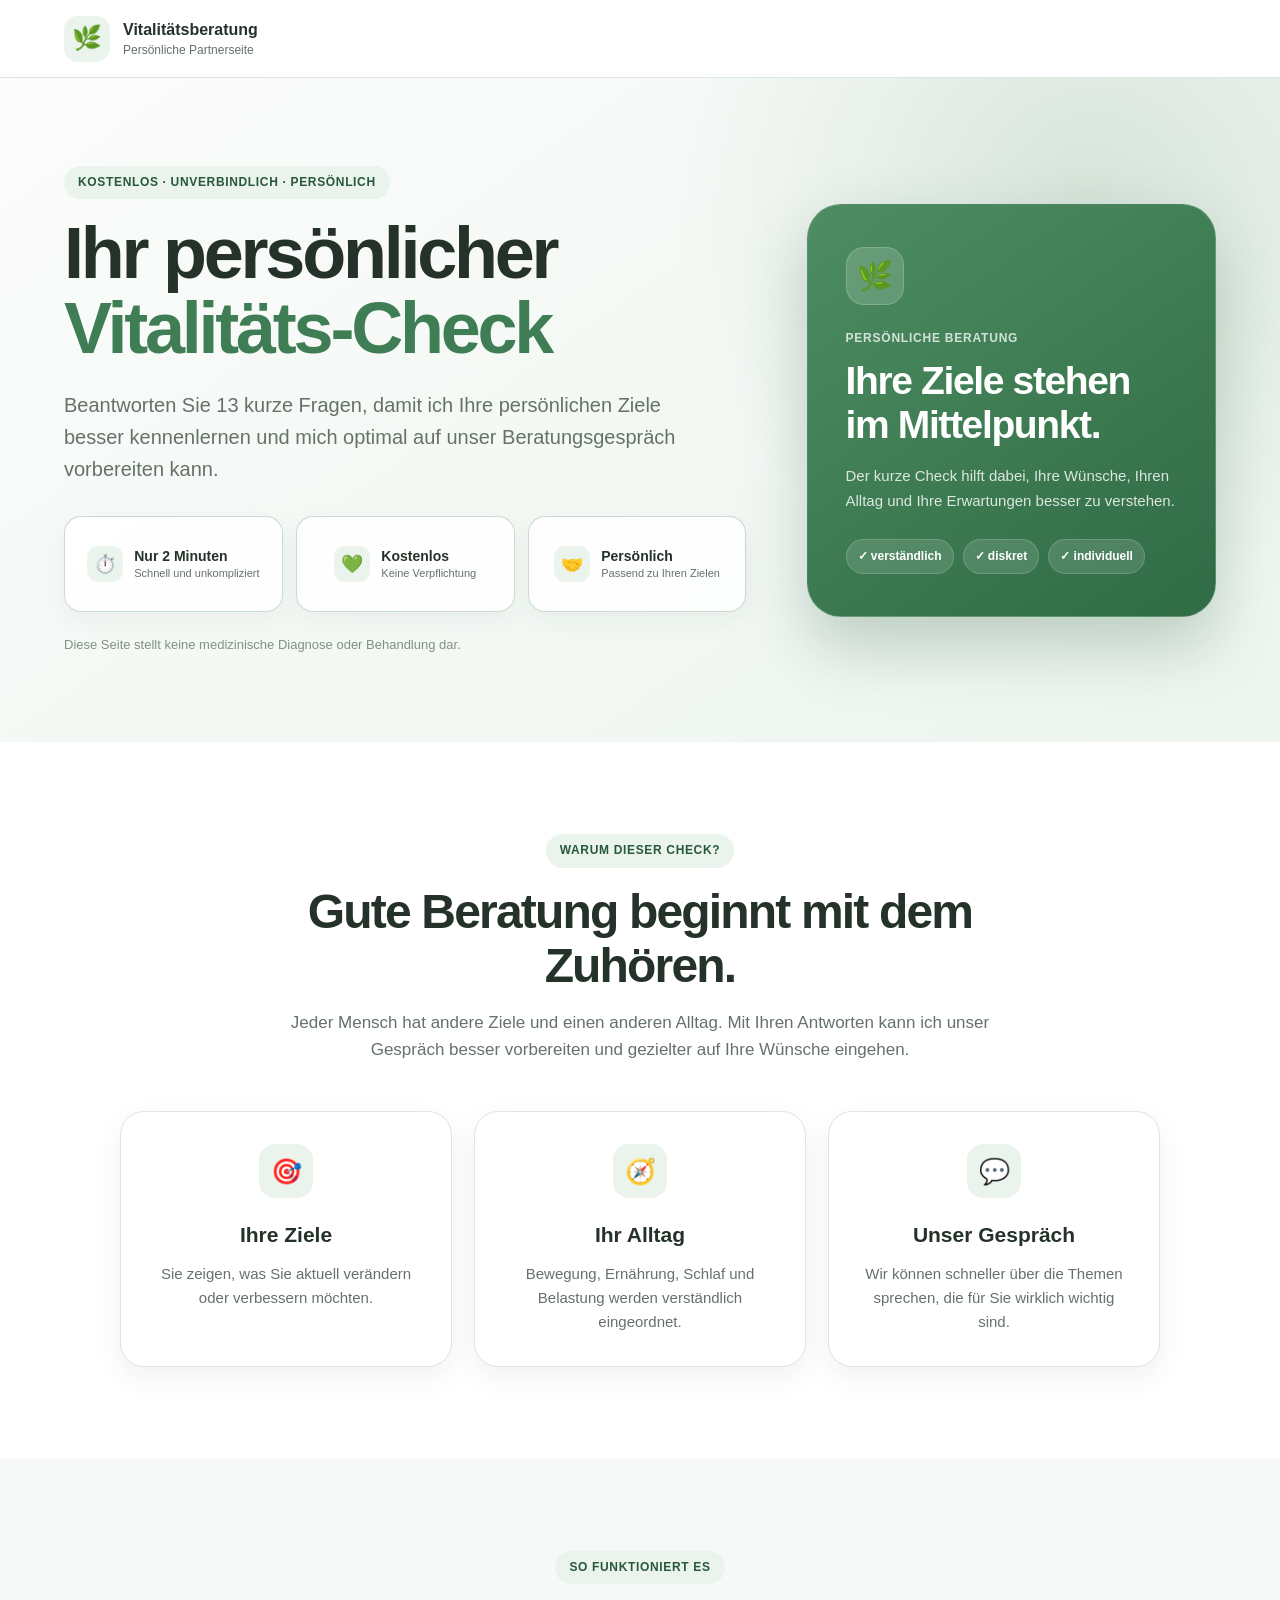
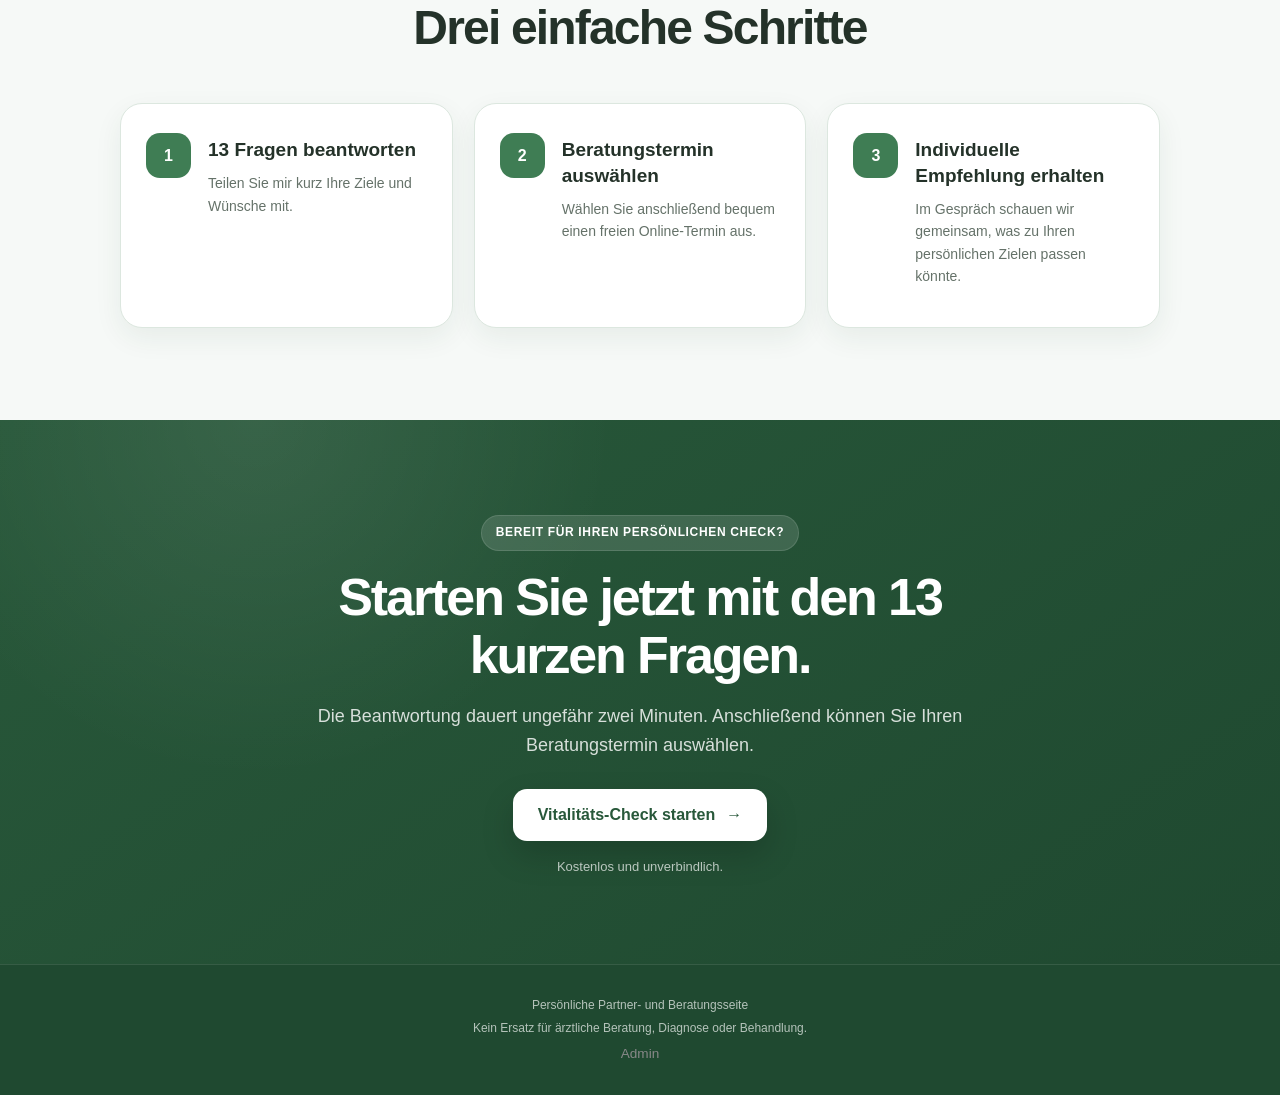
<file: index.html>
<!DOCTYPE html>
<html lang="de">
<head>
    <meta charset="UTF-8">

    <meta
        name="viewport"
        content="width=device-width, initial-scale=1.0"
    >

    <meta
        name="description"
        content="Persönlicher Vitalitäts-Check mit 13 kurzen Fragen und kostenloser Beratung."
    >

    <title>Persönlicher Vitalitäts-Check</title>

    <link rel="stylesheet" href="css/style.css">
</head>

<body>

    <!-- Oberer Bereich -->
    <header class="header">
        <a class="brand" href="#start">
            <span class="brand-icon">🌿</span>

            <span>
                <strong>Vitalitätsberatung</strong>
                <small>Persönliche Partnerseite</small>
            </span>
        </a>
    </header>


    <main>

        <!-- Startbereich -->
        <section class="hero" id="start">

            <div class="hero-content">

                <p class="eyebrow">
                    Kostenlos · unverbindlich · persönlich
                </p>

                <h1>
                    Ihr persönlicher
                    <span>Vitalitäts-Check</span>
                </h1>

                <p class="hero-text">
                    Beantworten Sie 13 kurze Fragen, damit ich Ihre
                    persönlichen Ziele besser kennenlernen und mich
                    optimal auf unser Beratungsgespräch vorbereiten kann.
                </p>

                <div class="benefits">

                    <div class="benefit">
                        <span>⏱️</span>

                        <div>
                            <strong>Nur 2 Minuten</strong>
                            <p>Schnell und unkompliziert</p>
                        </div>
                    </div>

                    <div class="benefit">
                        <span>💚</span>

                        <div>
                            <strong>Kostenlos</strong>
                            <p>Keine Verpflichtung</p>
                        </div>
                    </div>

                    <div class="benefit">
                        <span>🤝</span>

                        <div>
                            <strong>Persönlich</strong>
                            <p>Passend zu Ihren Zielen</p>
                        </div>
                    </div>

                </div>

                <p class="small-note">
                    Diese Seite stellt keine medizinische Diagnose oder
                    Behandlung dar.
                </p>

            </div>


            <div class="hero-visual">

                <div class="visual-card">

                    <div class="visual-icon">🌿</div>

                    <p class="visual-label">
                        Persönliche Beratung
                    </p>

                    <h2>
                        Ihre Ziele stehen im Mittelpunkt.
                    </h2>

                    <p>
                        Der kurze Check hilft dabei, Ihre Wünsche,
                        Ihren Alltag und Ihre Erwartungen besser zu verstehen.
                    </p>

                    <div class="visual-points">
                        <span>✓ verständlich</span>
                        <span>✓ diskret</span>
                        <span>✓ individuell</span>
                    </div>

                </div>

            </div>

        </section>


        <!-- Warum dieser Check -->
        <section class="section why-section" id="warum">

            <div class="section-heading">

                <p class="eyebrow">Warum dieser Check?</p>

                <h2>
                    Gute Beratung beginnt mit dem Zuhören.
                </h2>

                <p>
                    Jeder Mensch hat andere Ziele und einen anderen Alltag.
                    Mit Ihren Antworten kann ich unser Gespräch besser
                    vorbereiten und gezielter auf Ihre Wünsche eingehen.
                </p>

            </div>


            <div class="reason-grid">

                <article class="reason-card">
                    <span>🎯</span>

                    <h3>Ihre Ziele</h3>

                    <p>
                        Sie zeigen, was Sie aktuell verändern oder
                        verbessern möchten.
                    </p>
                </article>


                <article class="reason-card">
                    <span>🧭</span>

                    <h3>Ihr Alltag</h3>

                    <p>
                        Bewegung, Ernährung, Schlaf und Belastung werden
                        verständlich eingeordnet.
                    </p>
                </article>


                <article class="reason-card">
                    <span>💬</span>

                    <h3>Unser Gespräch</h3>

                    <p>
                        Wir können schneller über die Themen sprechen,
                        die für Sie wirklich wichtig sind.
                    </p>
                </article>

            </div>

        </section>


        <!-- Ablauf -->
        <section class="section process-section">

            <div class="section-heading">

                <p class="eyebrow">So funktioniert es</p>

                <h2>Drei einfache Schritte</h2>

            </div>


            <div class="process-grid">

                <article class="process-card">

                    <span class="step-number">1</span>

                    <div>
                        <h3>13 Fragen beantworten</h3>

                        <p>
                            Teilen Sie mir kurz Ihre Ziele und Wünsche mit.
                        </p>
                    </div>

                </article>


                <article class="process-card">

                    <span class="step-number">2</span>

                    <div>
                        <h3>Beratungstermin auswählen</h3>

                        <p>
                            Wählen Sie anschließend bequem einen freien
                            Online-Termin aus.
                        </p>
                    </div>

                </article>


                <article class="process-card">

                    <span class="step-number">3</span>

                    <div>
                        <h3>Individuelle Empfehlung erhalten</h3>

                        <p>
                            Im Gespräch schauen wir gemeinsam, was zu Ihren
                            persönlichen Zielen passen könnte.
                        </p>
                    </div>

                </article>

            </div>

        </section>


        <!-- Platzhalter für die spätere Umfrage -->
        <section class="final-cta">

    <div class="final-cta-content">

        <p class="eyebrow">Bereit für Ihren persönlichen Check?</p>

        <h2>
            Starten Sie jetzt mit den 13 kurzen Fragen.
        </h2>

        <p>
            Die Beantwortung dauert ungefähr zwei Minuten.
            Anschließend können Sie Ihren Beratungstermin auswählen.
        </p>

        <a class="primary-button" href="fragen.html">
            Vitalitäts-Check starten
            <span>→</span>
        </a>

        <p class="small-note">
            Kostenlos und unverbindlich.
        </p>

    </div>

</section>

    </main>


    <footer class="footer">

    <p>
        Persönliche Partner- und Beratungsseite
    </p>

    <p>
        Kein Ersatz für ärztliche Beratung, Diagnose oder Behandlung.
    </p>

    <p>
        <a href="admin.html" class="admin-link">
            Admin
        </a>
    </p>

</footer>

</body>
</html>
</file>
<file: css/style.css>
/* =========================================================
   GRUNDEINSTELLUNGEN
   ========================================================= */

:root {
    --green: #3f7d54;
    --green-dark: #28583a;
    --green-deep: #1f4930;
    --green-medium: #559369;
    --green-light: #eaf4ed;
    --green-soft: #f4f8f5;

    --text: #243229;
    --text-soft: #657269;
    --text-light: #819087;

    --white: #ffffff;
    --background: #f6f9f7;
    --border: #dce7df;
    --border-strong: #bfd3c5;

    --warning-background: #fff9e8;
    --warning-border: #eadcae;
    --warning-text: #665a33;

    --shadow-small:
        0 10px 28px rgba(35, 73, 48, 0.07);

    --shadow-medium:
        0 20px 50px rgba(35, 73, 48, 0.11);

    --shadow-large:
        0 28px 70px rgba(24, 63, 39, 0.17);

    --radius-small: 12px;
    --radius-medium: 18px;
    --radius-large: 28px;
    --radius-round: 999px;

    --page-width: 1180px;
    --question-width: 830px;

    --transition: 180ms ease;
}


/* =========================================================
   RESET
   ========================================================= */

*,
*::before,
*::after {
    box-sizing: border-box;
}

html {
    scroll-behavior: smooth;
}

body {
    min-height: 100vh;
    margin: 0;

    color: var(--text);
    background: var(--background);

    font-family:
        Arial,
        Helvetica,
        sans-serif;

    font-size: 16px;
    line-height: 1.6;

    -webkit-font-smoothing: antialiased;
}

img,
svg {
    display: block;
    max-width: 100%;
}

button,
input,
textarea,
select {
    font: inherit;
}

button {
    border: 0;
}

a {
    color: inherit;
    text-decoration: none;
}

h1,
h2,
h3,
p {
    margin-top: 0;
}

button,
a,
label {
    -webkit-tap-highlight-color: transparent;
}

button:focus-visible,
a:focus-visible,
input:focus-visible,
textarea:focus-visible,
select:focus-visible {
    outline: 3px solid rgba(63, 125, 84, 0.27);
    outline-offset: 3px;
}


/* =========================================================
   HEADER
   ========================================================= */

.header {
    width: 100%;
    min-height: 78px;

    display: flex;
    align-items: center;

    padding: 14px 5%;

    background: rgba(255, 255, 255, 0.96);
    border-bottom: 1px solid var(--border);

    position: relative;
    z-index: 20;

    backdrop-filter: blur(12px);
}

.brand {
    display: inline-flex;
    align-items: center;
    gap: 13px;

    transition:
        opacity var(--transition),
        transform var(--transition);
}

.brand:hover {
    opacity: 0.9;
    transform: translateY(-1px);
}

.brand-icon {
    width: 46px;
    height: 46px;

    display: grid;
    place-items: center;

    flex-shrink: 0;

    background: var(--green-light);
    border-radius: 14px;

    font-size: 24px;
}

.brand > span:last-child {
    display: flex;
    flex-direction: column;

    line-height: 1.25;
}

.brand strong {
    color: var(--text);
    font-size: 16px;
    font-weight: 700;
}

.brand small {
    margin-top: 3px;

    color: var(--text-soft);
    font-size: 12px;
}


/* =========================================================
   GEMEINSAME ELEMENTE
   ========================================================= */

.eyebrow {
    display: inline-flex;
    align-items: center;
    justify-content: center;

    margin-bottom: 17px;
    padding: 7px 14px;

    color: var(--green-dark);
    background: var(--green-light);
    border-radius: var(--radius-round);

    font-size: 12px;
    font-weight: 700;
    letter-spacing: 0.055em;
    text-transform: uppercase;
}

.small-note {
    margin-bottom: 0;

    color: var(--text-light);
    font-size: 13px;
    line-height: 1.5;
}


/* =========================================================
   BUTTONS
   ========================================================= */

.primary-button,
.secondary-button,
.secondary-link {
    min-height: 52px;

    display: inline-flex;
    align-items: center;
    justify-content: center;
    gap: 11px;

    padding: 14px 25px;

    border-radius: 14px;

    cursor: pointer;

    font-weight: 700;
    line-height: 1.2;
    text-align: center;

    transition:
        transform var(--transition),
        background var(--transition),
        color var(--transition),
        box-shadow var(--transition),
        border-color var(--transition);
}

.primary-button {
    color: var(--white);
    background: var(--green);

    box-shadow:
        0 13px 28px rgba(63, 125, 84, 0.24);
}

.primary-button:hover {
    color: var(--white);
    background: var(--green-dark);

    box-shadow:
        0 17px 34px rgba(63, 125, 84, 0.3);

    transform: translateY(-2px);
}

.primary-button:active {
    transform: translateY(0);
}

.secondary-button {
    color: var(--white);
    background: var(--green);
}

.secondary-button:hover {
    background: var(--green-dark);
    transform: translateY(-1px);
}

.secondary-link {
    min-height: 44px;
    padding: 11px 17px;

    color: var(--green-dark);
    background: var(--white);
    border: 1px solid var(--border-strong);
}

.secondary-link:hover {
    background: var(--green-soft);
    transform: translateY(-1px);
}


/* =========================================================
   STARTSEITE – HERO
   ========================================================= */

.hero {
    width: 100%;
    min-height: 650px;

    display: grid;
    grid-template-columns:
        minmax(0, 1.25fr)
        minmax(330px, 0.75fr);

    align-items: center;
    gap: 60px;

    padding: 88px max(5%, calc((100% - var(--page-width)) / 2));

    background:
        radial-gradient(
            circle at 85% 18%,
            rgba(108, 158, 119, 0.21),
            transparent 34%
        ),
        linear-gradient(
            145deg,
            #fbfcfb 0%,
            #edf5ef 100%
        );
}

.hero-content {
    width: 100%;
    max-width: 710px;
}

.hero h1 {
    margin-bottom: 23px;

    font-size: clamp(44px, 6vw, 72px);
    line-height: 1.04;
    letter-spacing: -0.045em;
}

.hero h1 span {
    display: block;
    color: var(--green);
}

.hero-text {
    max-width: 660px;
    margin-bottom: 31px;

    color: var(--text-soft);
    font-size: clamp(17px, 2vw, 20px);
}


/* =========================================================
   STARTSEITE – DREI VORTEILE
   ========================================================= */

.benefits {
    width: 100%;

    display: grid;
    grid-template-columns: repeat(3, minmax(0, 1fr));
    gap: 13px;

    margin: 0 auto 23px;
}

.benefit {
    min-height: 96px;

    display: flex;
    align-items: center;
    justify-content: center;
    gap: 11px;

    padding: 15px 12px;

    text-align: left;

    background: rgba(255, 255, 255, 0.86);
    border: 1px solid rgba(197, 215, 202, 0.92);
    border-radius: 17px;

    box-shadow:
        0 8px 22px rgba(35, 73, 48, 0.055);
}

.benefit > span {
    width: 36px;
    height: 36px;

    display: grid;
    place-items: center;

    flex: 0 0 36px;

    background: var(--green-light);
    border-radius: 11px;

    font-size: 18px;
}

.benefit div {
    min-width: 0;
}

.benefit strong {
    display: block;

    margin-bottom: 1px;

    color: var(--text);
    font-size: 14px;
    line-height: 1.3;
}

.benefit p {
    margin: 0;

    color: var(--text-soft);
    font-size: 11px;
    line-height: 1.35;
}


/* =========================================================
   STARTSEITE – GRÜNER BERATUNGSKASTEN
   ========================================================= */

.hero-visual {
    width: 100%;

    display: flex;
    align-items: center;
    justify-content: flex-end;
}

.visual-card {
    width: 100%;
    max-width: 430px;

    padding: 42px 38px;

    color: var(--white);

    background:
        linear-gradient(
            145deg,
            #4e8d62 0%,
            #2f6b45 100%
        );

    border: 1px solid rgba(255, 255, 255, 0.14);
    border-radius: 34px;

    box-shadow:
        0 30px 65px rgba(33, 82, 51, 0.25);
}

.visual-icon {
    width: 58px;
    height: 58px;

    display: grid;
    place-items: center;

    margin-bottom: 24px;

    background: rgba(255, 255, 255, 0.16);
    border: 1px solid rgba(255, 255, 255, 0.18);
    border-radius: 18px;

    font-size: 29px;
}

.visual-label {
    margin-bottom: 11px;

    color: rgba(255, 255, 255, 0.77);

    font-size: 12px;
    font-weight: 700;
    letter-spacing: 0.065em;
    text-transform: uppercase;
}

.visual-card h2 {
    margin-bottom: 17px;

    font-size: clamp(28px, 4vw, 39px);
    line-height: 1.13;
    letter-spacing: -0.035em;
}

.visual-card > p:not(.visual-label) {
    margin-bottom: 25px;

    color: rgba(255, 255, 255, 0.82);
    font-size: 15px;
    line-height: 1.65;
}

.visual-points {
    display: flex;
    flex-wrap: wrap;
    gap: 9px;
}

.visual-points span {
    padding: 7px 11px;

    color: var(--white);
    background: rgba(255, 255, 255, 0.13);
    border: 1px solid rgba(255, 255, 255, 0.16);
    border-radius: var(--radius-round);

    font-size: 12px;
    font-weight: 700;
}


/* =========================================================
   STARTSEITE – ALLGEMEINE ABSCHNITTE
   ========================================================= */

.section {
    width: 100%;
    padding: 92px 5%;
}

.section-heading {
    max-width: 760px;

    margin: 0 auto 48px;

    text-align: center;
}

.section-heading h2 {
    margin-bottom: 16px;

    font-size: clamp(32px, 5vw, 48px);
    line-height: 1.13;
    letter-spacing: -0.038em;
}

.section-heading > p:not(.eyebrow) {
    margin-bottom: 0;

    color: var(--text-soft);
    font-size: 17px;
}


/* =========================================================
   STARTSEITE – WARUM DIESER CHECK
   ========================================================= */

.why-section {
    background: var(--white);
}

.reason-grid {
    width: 100%;
    max-width: 1040px;

    display: grid;
    grid-template-columns: repeat(3, minmax(0, 1fr));
    gap: 22px;

    margin: 0 auto;
}

.reason-card {
    min-height: 255px;

    display: flex;
    flex-direction: column;
    align-items: center;
    justify-content: flex-start;

    padding: 32px 27px;

    text-align: center;

    background: var(--white);
    border: 1px solid var(--border);
    border-radius: 24px;

    box-shadow: var(--shadow-small);

    transition:
        transform var(--transition),
        box-shadow var(--transition),
        border-color var(--transition);
}

.reason-card:hover {
    border-color: var(--border-strong);
    box-shadow: var(--shadow-medium);
    transform: translateY(-4px);
}

.reason-card > span {
    width: 54px;
    height: 54px;

    display: grid;
    place-items: center;

    margin-bottom: 20px;

    background: var(--green-light);
    border-radius: 16px;

    font-size: 25px;
}

.reason-card h3 {
    margin-bottom: 10px;

    font-size: 21px;
}

.reason-card p {
    margin-bottom: 0;

    color: var(--text-soft);
    font-size: 15px;
}


/* =========================================================
   STARTSEITE – ABLAUF
   ========================================================= */

.process-section {
    background: var(--background);
}

.process-grid {
    width: 100%;
    max-width: 1040px;

    display: grid;
    grid-template-columns: repeat(3, minmax(0, 1fr));
    gap: 21px;

    margin: 0 auto;
}

.process-card {
    min-height: 225px;

    display: flex;
    align-items: flex-start;
    gap: 17px;

    padding: 29px 25px;

    background: var(--white);
    border: 1px solid var(--border);
    border-radius: 22px;

    box-shadow: var(--shadow-small);
}

.step-number {
    width: 45px;
    height: 45px;

    display: grid;
    place-items: center;

    flex: 0 0 45px;

    color: var(--white);
    background: var(--green);
    border-radius: 14px;

    font-size: 16px;
    font-weight: 800;
}

.process-card h3 {
    margin: 4px 0 9px;

    font-size: 19px;
    line-height: 1.35;
}

.process-card p {
    margin-bottom: 0;

    color: var(--text-soft);
    font-size: 14px;
}


/* =========================================================
   STARTSEITE – GRÜNER ABSCHLUS
   ========================================================= */

.final-cta {
    width: 100%;

    padding: 95px 5% 88px;

    color: var(--white);

    background:
        radial-gradient(
            circle at 20% 0%,
            rgba(255, 255, 255, 0.08),
            transparent 31%
        ),
        linear-gradient(
            145deg,
            var(--green-dark),
            var(--green-deep)
        );
}

.final-cta-content {
    width: 100%;
    max-width: 760px;

    margin: 0 auto;

    text-align: center;
}

.final-cta .eyebrow {
    color: var(--white);
    background: rgba(255, 255, 255, 0.13);
    border: 1px solid rgba(255, 255, 255, 0.12);
}

.final-cta h2 {
    margin-bottom: 18px;

    color: var(--white);

    font-size: clamp(34px, 5vw, 52px);
    line-height: 1.12;
    letter-spacing: -0.04em;
}

.final-cta-content > p:not(.eyebrow):not(.small-note) {
    max-width: 650px;

    margin: 0 auto 29px;

    color: rgba(255, 255, 255, 0.82);
    font-size: 18px;
}

.final-cta .primary-button {
    margin: 0 auto;

    color: var(--green-dark);
    background: var(--white);

    box-shadow:
        0 14px 32px rgba(0, 0, 0, 0.17);
}

.final-cta .primary-button:hover {
    color: var(--green-dark);
    background: #eef5f0;
}

.final-cta .small-note {
    margin-top: 16px;

    color: rgba(255, 255, 255, 0.69);
}


/* =========================================================
   FRAGENSEITE
   ========================================================= */

.question-page {
    width: 100%;
    max-width: var(--question-width);

    margin: 0 auto;
    padding: 62px 18px 110px;
}

.question-intro {
    margin-bottom: 37px;

    text-align: center;
}

.question-intro h1 {
    max-width: 740px;

    margin: 0 auto 18px;

    font-size: clamp(35px, 6vw, 52px);
    line-height: 1.09;
    letter-spacing: -0.04em;
}

.question-intro > p:not(.eyebrow) {
    max-width: 650px;

    margin: 0 auto;

    color: var(--text-soft);
    font-size: 17px;
}

.privacy-notice {
    max-width: 690px;

    display: flex;
    align-items: flex-start;
    gap: 13px;

    margin: 26px auto 0;
    padding: 16px 18px;

    color: var(--green-dark);
    background: var(--green-light);
    border: 1px solid #d3e6d8;
    border-radius: var(--radius-medium);

    text-align: left;
}

.privacy-notice > span {
    flex-shrink: 0;
    font-size: 19px;
}

.privacy-notice p {
    margin: 0;

    font-size: 14px;
    line-height: 1.55;
}

.question-form {
    width: 100%;
}

.question-card {
    width: 100%;

    margin-bottom: 22px;
    padding: 30px;

    background: var(--white);
    border: 1px solid var(--border);
    border-radius: 22px;

    box-shadow: var(--shadow-small);

    transition:
        border-color var(--transition),
        box-shadow var(--transition);
}

.question-card:focus-within {
    border-color: var(--border-strong);
    box-shadow: var(--shadow-medium);
}

.question-number {
    display: inline-block;

    margin-bottom: 10px;

    color: var(--green);
    font-size: 12px;
    font-weight: 800;
    letter-spacing: 0.06em;
    text-transform: uppercase;
}

.question-card h2 {
    margin-bottom: 8px;

    font-size: clamp(22px, 4vw, 28px);
    line-height: 1.24;
    letter-spacing: -0.025em;
}

.question-hint {
    margin-bottom: 21px;

    color: var(--text-soft);
    font-size: 14px;
}

.answer-grid {
    display: grid;
    grid-template-columns: repeat(2, minmax(0, 1fr));
    gap: 12px;
}

.answer-grid-small {
    grid-template-columns: repeat(2, minmax(0, 1fr));
}

.answer-option {
    min-height: 64px;

    display: flex;
    align-items: center;
    gap: 13px;

    padding: 14px 16px;

    color: var(--text);
    background: #fafcfb;
    border: 1.5px solid var(--border);
    border-radius: 14px;

    cursor: pointer;
    user-select: none;

    transition:
        transform var(--transition),
        background var(--transition),
        border-color var(--transition),
        box-shadow var(--transition);
}

.answer-option:hover {
    background: var(--green-soft);
    border-color: #a8c5b0;
    transform: translateY(-1px);
}

.answer-option:has(input:checked) {
    color: var(--green-dark);
    background: var(--green-light);
    border-color: var(--green);

    box-shadow:
        0 7px 18px rgba(63, 125, 84, 0.1);
}

.answer-option input {
    width: 20px;
    height: 20px;

    flex: 0 0 20px;

    margin: 0;

    cursor: pointer;
    accent-color: var(--green);
}

.answer-option span {
    flex: 1;

    font-size: 15px;
    font-weight: 500;
    line-height: 1.42;
}

.consent-card {
    background: #fbfcfb;
}

.consent-card h2 {
    font-size: 23px;
}

.consent-option {
    display: flex;
    align-items: flex-start;
    gap: 13px;

    padding: 17px;

    background: var(--white);
    border: 1px solid var(--border);
    border-radius: 14px;

    cursor: pointer;
}

.consent-option input {
    width: 20px;
    height: 20px;

    flex: 0 0 20px;

    margin-top: 3px;

    cursor: pointer;
    accent-color: var(--green);
}

.consent-option span {
    color: var(--text-soft);

    font-size: 14px;
    line-height: 1.55;
}

.medical-notice {
    margin: 17px 0 0;
    padding: 14px 16px;

    color: var(--warning-text);
    background: var(--warning-background);
    border: 1px solid var(--warning-border);
    border-radius: 13px;

    font-size: 13px;
    line-height: 1.55;
}

.form-submit-area {
    width: 100%;

    display: flex;
    flex-direction: column;
    align-items: center;
    justify-content: center;

    margin-top: 40px;

    text-align: center;
}

.form-submit-area .primary-button {
    min-width: 280px;

    margin-right: auto;
    margin-left: auto;
}

.submit-note {
    max-width: 550px;

    margin: 15px auto 0;

    color: var(--text-light);
    font-size: 13px;
}

.form-message {
    min-height: 24px;

    margin: 11px auto 0;

    color: var(--green);
    font-size: 14px;
    font-weight: 700;
}


/* =========================================================
   TERMINSEITE
   ========================================================= */

.appointment-page {
    min-height: 80vh;

    padding: 62px 18px 105px;

    background:
        radial-gradient(
            circle at 50% 0%,
            rgba(117, 167, 130, 0.13),
            transparent 32%
        ),
        var(--background);
}

.appointment-card {
    width: 100%;
    max-width: 1060px;

    margin: 0 auto;

    text-align: center;
}

.appointment-card > h1 {
    max-width: 780px;

    margin: 0 auto 18px;

    font-size: clamp(36px, 6vw, 56px);
    line-height: 1.08;
    letter-spacing: -0.04em;
}

.appointment-intro {
    max-width: 680px;

    margin: 0 auto;

    color: var(--text-soft);
    font-size: 17px;
}

.pdf-summary-box {
    display: flex;
    align-items: center;
    justify-content: space-between;
    gap: 22px;

    margin: 32px 0 20px;
    padding: 20px 22px;

    background: var(--green-light);
    border: 1px solid #d1e4d7;
    border-radius: var(--radius-medium);

    text-align: left;
}

.pdf-summary-box[hidden] {
    display: none;
}

.pdf-summary-content {
    display: flex;
    align-items: flex-start;
    gap: 14px;
}

.pdf-summary-icon {
    width: 45px;
    height: 45px;

    display: grid;
    place-items: center;

    flex-shrink: 0;

    background: var(--white);
    border-radius: 13px;

    font-size: 22px;
}

.pdf-summary-box strong {
    display: block;

    margin-bottom: 4px;

    color: var(--green-dark);
    font-size: 16px;
}

.pdf-summary-box p {
    margin: 0;

    color: var(--text-soft);
    font-size: 14px;
    line-height: 1.5;
}

.pdf-missing-box {
    display: flex;
    align-items: center;
    justify-content: center;
    gap: 14px;

    margin: 32px 0 20px;
    padding: 19px;

    background: var(--warning-background);
    border: 1px solid var(--warning-border);
    border-radius: var(--radius-medium);

    text-align: left;
}

.pdf-missing-box[hidden] {
    display: none;
}

.pdf-missing-box > span {
    font-size: 21px;
}

.pdf-missing-box p {
    flex: 1;

    margin: 0;

    color: var(--warning-text);
    font-size: 14px;
}

.calendar-container {
    width: 100%;

    margin-top: 33px;
    padding: 12px;

    overflow: hidden;

    background: var(--white);
    border: 1px solid var(--border);
    border-radius: 24px;

    box-shadow: var(--shadow-medium);
}

.cal-inline {
    width: 100%;
    min-height: 720px;

    overflow: auto;

    border-radius: 16px;
}

.appointment-info {
    display: grid;
    grid-template-columns: repeat(3, minmax(0, 1fr));
    gap: 16px;

    margin-top: 25px;
}

.appointment-info-item {
    display: flex;
    align-items: flex-start;
    gap: 13px;

    padding: 20px;

    background: var(--white);
    border: 1px solid var(--border);
    border-radius: var(--radius-medium);

    box-shadow: var(--shadow-small);

    text-align: left;
}

.appointment-info-icon {
    width: 40px;
    height: 40px;

    display: grid;
    place-items: center;

    flex-shrink: 0;

    background: var(--green-light);
    border-radius: 12px;

    font-size: 19px;
}

.appointment-info-item strong {
    display: block;

    margin-bottom: 4px;

    font-size: 15px;
}

.appointment-info-item p {
    margin: 0;

    color: var(--text-soft);
    font-size: 13px;
    line-height: 1.5;
}

.appointment-notice {
    max-width: 820px;

    margin: 25px auto 0;
    padding: 17px 19px;

    color: var(--text-soft);
    background: #f0f4f1;
    border: 1px solid var(--border);
    border-radius: 15px;

    text-align: left;
}

.appointment-notice strong {
    display: block;

    margin-bottom: 5px;

    color: var(--text);
    font-size: 14px;
}

.appointment-notice p {
    margin: 0;

    font-size: 13px;
    line-height: 1.55;
}


/* =========================================================
   FOOTER
   ========================================================= */

.footer {
    padding: 27px 5%;

    color: var(--text-light);
    background: var(--white);
    border-top: 1px solid var(--border);

    text-align: center;
}

.footer p {
    margin: 4px 0;

    font-size: 12px;
}


/* Footer direkt nach dem grünen Startseitenbereich */

.final-cta + .footer,
main + .footer {
    border-top: 0;
}


/* Auf der Startseite schließt der Footer grün an */

body:has(.final-cta) .footer {
    color: rgba(255, 255, 255, 0.67);
    background: var(--green-deep);
    border-top: 1px solid rgba(255, 255, 255, 0.1);
}


/* =========================================================
   TABLET
   ========================================================= */

@media (max-width: 980px) {
    .hero {
        grid-template-columns: 1fr;
        gap: 50px;

        padding-top: 75px;
        padding-bottom: 75px;
    }

    .hero-content {
        max-width: 780px;
        margin: 0 auto;

        text-align: center;
    }

    .hero-text {
        margin-right: auto;
        margin-left: auto;
    }

    .hero-visual {
        justify-content: center;
    }

    .visual-card {
        max-width: 650px;
        text-align: center;
    }

    .visual-icon {
        margin-right: auto;
        margin-left: auto;
    }

    .visual-points {
        justify-content: center;
    }

    .reason-grid,
    .process-grid {
        max-width: 760px;
        grid-template-columns: 1fr;
    }

    .reason-card {
        min-height: 0;
    }

    .process-card {
        min-height: 0;
    }

    .appointment-info {
        grid-template-columns: 1fr;
    }

    .appointment-info-item {
        align-items: center;
    }
}


/* =========================================================
   SMARTPHONE
   ========================================================= */

@media (max-width: 700px) {
    .header {
        min-height: 70px;
        padding: 11px 17px;
    }

    .brand-icon {
        width: 41px;
        height: 41px;

        font-size: 21px;
    }

    .brand strong {
        font-size: 14px;
    }

    .brand small {
        font-size: 11px;
    }

    .hero {
        min-height: auto;

        gap: 38px;
        padding: 58px 16px 68px;
    }

    .hero h1 {
        letter-spacing: -0.035em;
    }

    .hero-text {
        margin-bottom: 25px;
        font-size: 16px;
    }

    .benefits {
        max-width: 440px;

        grid-template-columns: 1fr;
        gap: 10px;
    }

    .benefit {
        min-height: 68px;

        justify-content: flex-start;

        padding: 12px 15px;
    }

    .benefit strong {
        font-size: 14px;
    }

    .benefit p {
        font-size: 12px;
    }

    .visual-card {
        padding: 31px 22px;

        border-radius: 25px;
    }

    .visual-card h2 {
        font-size: 30px;
    }

    .section {
        padding: 68px 16px;
    }

    .section-heading {
        margin-bottom: 34px;
    }

    .section-heading > p:not(.eyebrow) {
        font-size: 16px;
    }

    .reason-grid,
    .process-grid {
        gap: 14px;
    }

    .reason-card {
        padding: 27px 20px;

        border-radius: 20px;
    }

    .process-card {
        padding: 23px 20px;

        border-radius: 19px;
    }

    .final-cta {
        padding: 72px 17px 66px;
    }

    .final-cta-content > p:not(.eyebrow):not(.small-note) {
        font-size: 16px;
    }

    .final-cta .primary-button {
        width: 100%;
        max-width: 360px;
    }

    .question-page {
        max-width: 100%;

        padding: 46px 13px 82px;
    }

    .question-intro {
        margin-bottom: 29px;
    }

    .question-intro h1 {
        letter-spacing: -0.03em;
    }

    .question-intro > p:not(.eyebrow) {
        font-size: 16px;
    }

    .privacy-notice {
        padding: 14px 15px;
    }

    .question-card {
        margin-bottom: 16px;
        padding: 23px 17px;

        border-radius: 18px;
    }

    .question-card h2 {
        font-size: 22px;
    }

    .answer-grid,
    .answer-grid-small {
        grid-template-columns: 1fr;
        gap: 9px;
    }

    .answer-option {
        min-height: 60px;

        padding: 13px 14px;

        border-radius: 13px;
    }

    .answer-option span {
        font-size: 14px;
    }

    .form-submit-area {
        margin-top: 31px;
    }

    .form-submit-area .primary-button {
        width: 100%;
        min-width: 0;
    }

    .appointment-page {
        padding: 46px 13px 78px;
    }

    .appointment-card > h1 {
        letter-spacing: -0.03em;
    }

    .appointment-intro {
        font-size: 16px;
    }

    .pdf-summary-box {
        align-items: stretch;
        flex-direction: column;

        padding: 17px;
    }

    .pdf-summary-box .secondary-button {
        width: 100%;
    }

    .pdf-missing-box {
        align-items: stretch;
        flex-direction: column;

        text-align: center;
    }

    .calendar-container {
        margin-top: 26px;
        padding: 5px;

        border-radius: 18px;
    }

    .cal-inline {
        min-height: 760px;

        border-radius: 13px;
    }

    .appointment-info {
        gap: 11px;

        margin-top: 19px;
    }

    .appointment-info-item {
        padding: 16px;
    }
}


/* =========================================================
   SEHR KLEINE SMARTPHONES
   ========================================================= */

@media (max-width: 390px) {
    .hero {
        padding-right: 13px;
        padding-left: 13px;
    }

    .visual-card {
        padding-right: 18px;
        padding-left: 18px;
    }

    .visual-points {
        gap: 7px;
    }

    .question-card {
        padding: 20px 14px;
    }

    .answer-option {
        padding: 12px;
    }

    .answer-option input {
        width: 19px;
        height: 19px;

        flex-basis: 19px;
    }

    .primary-button,
    .secondary-button {
        padding-right: 18px;
        padding-left: 18px;
    }
}
/* =========================================================
   TERMINSEITE – KONTAKTFORMULAR
   ========================================================= */

.contact-form-section,
.calendar-booking-section {
    width: 100%;
    max-width: 880px;

    margin: 38px auto 0;
    padding: 30px;

    background: var(--white);
    border: 1px solid var(--border);
    border-radius: 24px;

    box-shadow: var(--shadow-small);

    text-align: left;
}

.contact-form-section[hidden],
.calendar-booking-section[hidden] {
    display: none;
}

.contact-form-heading,
.calendar-heading {
    display: flex;
    align-items: flex-start;
    gap: 16px;

    margin-bottom: 27px;
}

.contact-step-number {
    width: 43px;
    height: 43px;

    display: grid;
    place-items: center;

    flex: 0 0 43px;

    color: var(--white);
    background: var(--green);
    border-radius: 13px;

    font-weight: 800;
}

.contact-form-heading h2,
.calendar-heading h2 {
    margin: 0 0 4px;

    font-size: 25px;
    line-height: 1.25;
}

.contact-form-heading p,
.calendar-heading p {
    margin: 0;

    color: var(--text-soft);
    font-size: 14px;
}

.contact-form-grid {
    display: grid;
    grid-template-columns: repeat(2, minmax(0, 1fr));
    gap: 20px;
}

.form-field {
    display: flex;
    flex-direction: column;
}

.form-field label {
    margin-bottom: 7px;

    color: var(--text);
    font-size: 14px;
    font-weight: 700;
}

.form-field label span {
    color: var(--green);
}

.form-field input {
    width: 100%;
    min-height: 52px;

    padding: 12px 14px;

    color: var(--text);
    background: #fbfcfb;
    border: 1.5px solid var(--border);
    border-radius: 13px;

    transition:
        border-color var(--transition),
        box-shadow var(--transition),
        background var(--transition);
}

.form-field input:hover {
    border-color: var(--border-strong);
}

.form-field input:focus {
    outline: none;

    background: var(--white);
    border-color: var(--green);

    box-shadow:
        0 0 0 4px rgba(63, 125, 84, 0.1);
}

.form-field input.input-error {
    border-color: #b84545;
    background: #fffafa;
}

.field-error {
    min-height: 19px;

    display: block;

    margin-top: 5px;

    color: #a93636;
    font-size: 12px;
    line-height: 1.4;
}

.contact-requirement {
    display: flex;
    align-items: flex-start;
    gap: 10px;

    margin-top: 4px;
    padding: 13px 15px;

    color: var(--green-dark);
    background: var(--green-light);
    border-radius: 13px;
}

.contact-requirement span {
    flex-shrink: 0;
}

.contact-requirement p {
    margin: 0;

    font-size: 13px;
    line-height: 1.5;
}

.contact-consent {
    display: flex;
    align-items: flex-start;
    gap: 12px;

    margin-top: 18px;
    padding: 15px;

    background: #fbfcfb;
    border: 1px solid var(--border);
    border-radius: 13px;

    cursor: pointer;
}

.contact-consent input {
    width: 19px;
    height: 19px;

    flex: 0 0 19px;
    margin-top: 3px;

    accent-color: var(--green);
}

.contact-consent span {
    color: var(--text-soft);

    font-size: 13px;
    line-height: 1.55;
}

.contact-consent strong {
    color: var(--green);
}

.consent-error {
    margin-left: 3px;
}

.contact-submit-button {
    min-width: 285px;

    display: flex;

    margin: 22px auto 0;
}

.calendar-contact-summary {
    display: flex;
    align-items: center;
    justify-content: space-between;
    gap: 20px;

    margin-bottom: 20px;
    padding: 15px 17px;

    background: var(--green-light);
    border: 1px solid #d3e6d8;
    border-radius: 14px;
}

.calendar-contact-summary div {
    display: flex;
    flex-direction: column;
}

.calendar-contact-summary span {
    color: var(--text-soft);
    font-size: 12px;
}

.calendar-contact-summary strong {
    color: var(--green-dark);
    font-size: 15px;
}

.edit-contact-button {
    padding: 9px 13px;

    color: var(--green-dark);
    background: var(--white);
    border: 1px solid var(--border-strong);
    border-radius: 10px;

    cursor: pointer;
    font-size: 13px;
    font-weight: 700;
}

.edit-contact-button:hover {
    background: var(--green-soft);
}

.calendar-booking-section .calendar-container {
    margin-top: 0;
}


@media (max-width: 700px) {
    .contact-form-section,
    .calendar-booking-section {
        margin-top: 28px;
        padding: 22px 17px;

        border-radius: 19px;
    }

    .contact-form-grid {
        grid-template-columns: 1fr;
        gap: 8px;
    }

    .contact-form-heading,
    .calendar-heading {
        gap: 12px;
    }

    .contact-form-heading h2,
    .calendar-heading h2 {
        font-size: 22px;
    }

    .contact-submit-button {
        width: 100%;
        min-width: 0;
    }

    .calendar-contact-summary {
        align-items: stretch;
        flex-direction: column;
    }

    .edit-contact-button {
        width: 100%;
    }
}
/* =========================================================
   TERMINSEITE – DANKSAGUNG
   ========================================================= */

.booking-thank-you {
    width: 100%;
    max-width: 760px;

    margin: 40px auto 0;
    padding: 48px 38px;

    text-align: center;

    background: var(--white);
    border: 1px solid var(--border);
    border-radius: 26px;

    box-shadow: var(--shadow-medium);
}

.booking-thank-you[hidden] {
    display: none;
}

.thank-you-icon {
    width: 72px;
    height: 72px;

    display: grid;
    place-items: center;

    margin: 0 auto 24px;

    color: var(--white);
    background: var(--green);
    border-radius: 50%;

    font-size: 34px;
    font-weight: 800;

    box-shadow:
        0 15px 34px rgba(63, 125, 84, 0.25);
}

.booking-thank-you h2 {
    margin-bottom: 16px;

    font-size: clamp(30px, 5vw, 43px);
    line-height: 1.15;
    letter-spacing: -0.035em;
}

.thank-you-text {
    max-width: 610px;

    margin: 0 auto 26px;

    color: var(--text-soft);
    font-size: 18px;
    line-height: 1.65;
}

.thank-you-text strong {
    color: var(--green-dark);
}

.thank-you-date {
    max-width: 480px;

    display: flex;
    align-items: center;
    justify-content: center;
    gap: 14px;

    margin: 0 auto 24px;
    padding: 17px 20px;

    color: var(--green-dark);
    background: var(--green-light);
    border: 1px solid #d3e6d8;
    border-radius: 15px;

    text-align: left;
}

.thank-you-date[hidden] {
    display: none;
}

.thank-you-date > span {
    font-size: 25px;
}

.thank-you-date div {
    display: flex;
    flex-direction: column;
}

.thank-you-date small {
    color: var(--text-soft);
    font-size: 12px;
}

.thank-you-date strong {
    font-size: 15px;
}

.booking-thank-you .small-note {
    margin-bottom: 23px;
}

.booking-thank-you .primary-button {
    margin: 0 auto;
}


@media (max-width: 700px) {
    .booking-thank-you {
        margin-top: 28px;
        padding: 38px 20px;

        border-radius: 20px;
    }

    .thank-you-icon {
        width: 62px;
        height: 62px;

        font-size: 29px;
    }

    .thank-you-text {
        font-size: 16px;
    }

    .thank-you-date {
        align-items: center;
        padding: 15px;
    }

    .booking-thank-you .primary-button {
        width: 100%;
    }
}
.admin-page {
    min-height: 100vh;
    padding: 40px 20px;
    background: #f4f7f5;
}

.admin-card {
    max-width: 1400px;
    margin: 0 auto;
    padding: 32px;
    background: #ffffff;
    border-radius: 16px;
    box-shadow: 0 12px 35px rgba(0, 0, 0, 0.08);
}

.admin-header h1 {
    margin: 0 0 8px;
}

.admin-header p {
    margin: 0;
}

.admin-toolbar {
    display: flex;
    gap: 16px;
    align-items: center;
    margin: 28px 0 20px;
    flex-wrap: wrap;
}

.admin-toolbar input,
.admin-toolbar select {
    padding: 12px 14px;
    border: 1px solid #cfd8d3;
    border-radius: 8px;
    font-size: 1rem;
}

.admin-toolbar input {
    flex: 1;
    min-width: 280px;
}

.admin-toolbar select {
    min-width: 220px;
}

.admin-table-wrapper {
    width: 100%;
    overflow-x: auto;
}

#checksTable {
    width: 100%;
    border-collapse: collapse;
}

#checksTable th,
#checksTable td {
    padding: 14px 12px;
    text-align: left;
    border-bottom: 1px solid #e4e9e6;
    white-space: nowrap;
}

#checksTable th:first-child,
#checksTable td:first-child {
    padding-left: 0;
}

#checksTable th {
    font-weight: 700;
    background: #f7f9f8;
}

#checksTable button,
#checksTable select {
    padding: 9px 12px;
    border: 1px solid #cfd8d3;
    border-radius: 7px;
    font: inherit;
}

#checksTable button {
    cursor: pointer;
}
.status-dot {
    display: inline-block;
    width: 12px;
    height: 12px;
    border-radius: 50%;
}

.status-neu {
    background: #3498db;
}

.status-beratung-erfolgt {
    background: #f39c12;
}

.status-kunde-geworden {
    background: #27ae60;
}

.status-kein-interesse {
    background: #e74c3c;
}
.stats-grid {
    display: grid;
    grid-template-columns: repeat(4, 1fr);
    gap: 20px;
    margin: 30px 0;
}

.stat-card {
    background: #f7f9f8;
    border: 1px solid #e4e9e6;
    border-radius: 10px;
    padding: 14px 18px;
}

.stat-label {
    display: block;
    color: #666;
    font-size: 0.85rem;
    margin-bottom: 6px;
}

.stat-card h2 {
    margin: 0;
    font-size: 1.7rem;
    line-height: 1;
}

@media (max-width: 900px) {
    .stats-grid {
        grid-template-columns: repeat(2, 1fr);
    }
}

@media (max-width: 600px) {
    .stats-grid {
        grid-template-columns: 1fr;
    }
}
.table-info {
    display: block;
    padding: 10px 0;
    font-size: 14px;
    color: #6b7280;
}
.admin-link {
    color: #888;
    text-decoration: none;
    font-size: 0.85rem;
    transition: color 0.2s ease;
}

.admin-link:hover {
    color: #2d6a4f;
}
.admin-header {
    display: flex;
    justify-content: space-between;
    align-items: center;
    gap: 20px;
}

#logoutButton {
    padding: 10px 16px;
    border: none;
    border-radius: 8px;
    background-color: #2d6a4f;
    color: white;
    cursor: pointer;
    white-space: nowrap;
}
</file>
